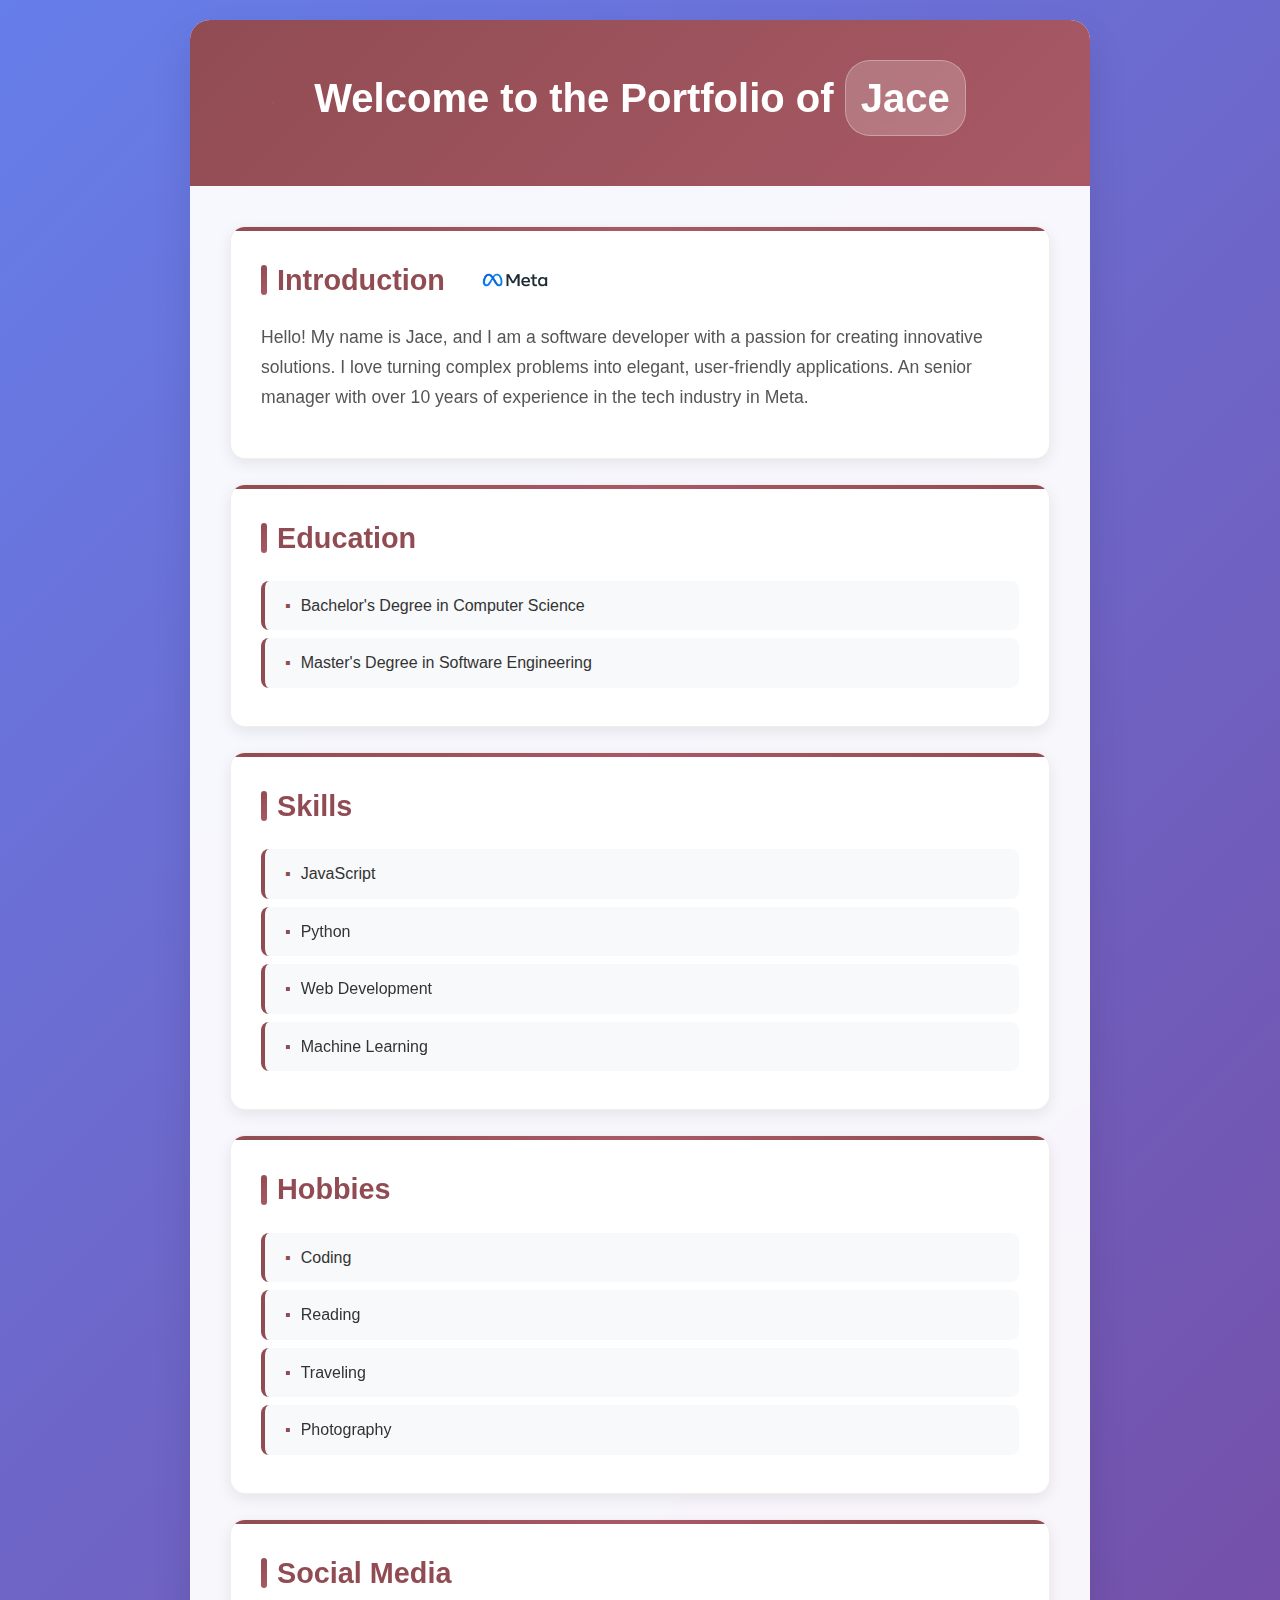
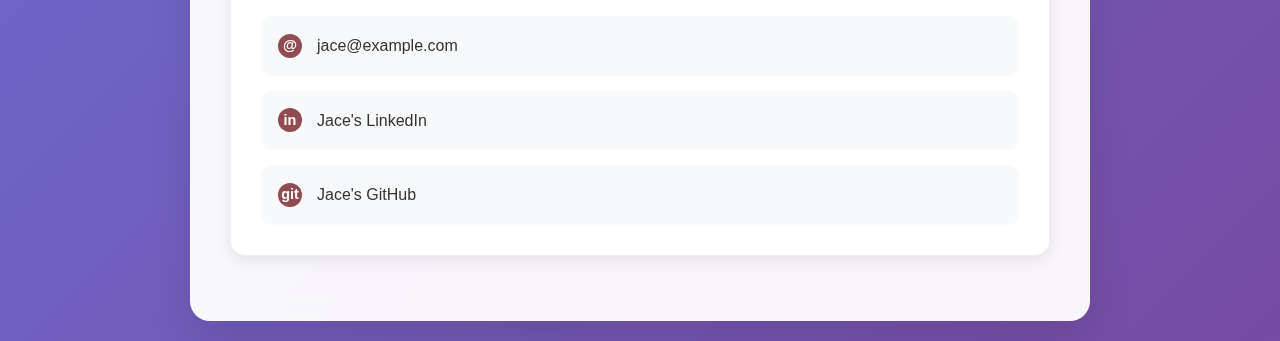
<file: index.html>
<!DOCTYPE html>
<html lang="en">
<head>
	<meta charset="UTF-8">
	<meta name="viewport" content="width=device-width, initial-scale=1.0">
	<title>Jace - Software Developer Portfolio</title>
	<link rel="stylesheet" href="styles.css">
</head>
<body>
	<div class="container">
		<header class="header">
			<h1 class="header-title">Welcome to the Portfolio of <span class="name-highlight">Jace</span></h1>
		</header>

		<main class="content">
			<section class="section">
				<h2>Introduction
					<img src="meta.avif" style="width: 90px; float: right; margin-left: 15px;;">
				</h2>
				<p>Hello! My name is Jace, and I am a software developer with a passion for creating innovative solutions. I love turning complex problems into elegant, user-friendly applications. An senior manager with over 10 years of experience in the tech industry in Meta.</p>
			</section>

			<section class="section">
				<h2>Education</h2>
				<ul>
					<li>Bachelor's Degree in Computer Science</li>
					<li>Master's Degree in Software Engineering</li>
				</ul>
			</section>

			<section class="section">
				<h2>Skills</h2>
				<ul>
					<li>JavaScript</li>
					<li>Python</li>
					<li>Web Development</li>
					<li>Machine Learning</li>
				</ul>
			</section>

			<section class="section">
				<h2>Hobbies</h2>
				<ul>
					<li>Coding</li>
					<li>Reading</li>
					<li>Traveling</li>
					<li>Photography</li>
				</ul>
			</section>

			<section class="section">
				<h2>Social Media</h2>
				<div class="social-links">
					<a href="mailto:jace@example.com" class="social-link">
						<div class="social-icon">@</div>
						<span>jace@example.com</span>
					</a>
					<a href="https://www.linkedin.com/in/jace" target="_blank" class="social-link">
						<div class="social-icon">in</div>
						<span>Jace's LinkedIn</span>
					</a>
					<a href="https://github.com/TrainingJace" target="_blank" class="social-link">
						<div class="social-icon">git</div>
						<span>Jace's GitHub</span>
					</a>
				</div>
			</section>
		</main>
	</div>
</body>
</html>
</file>
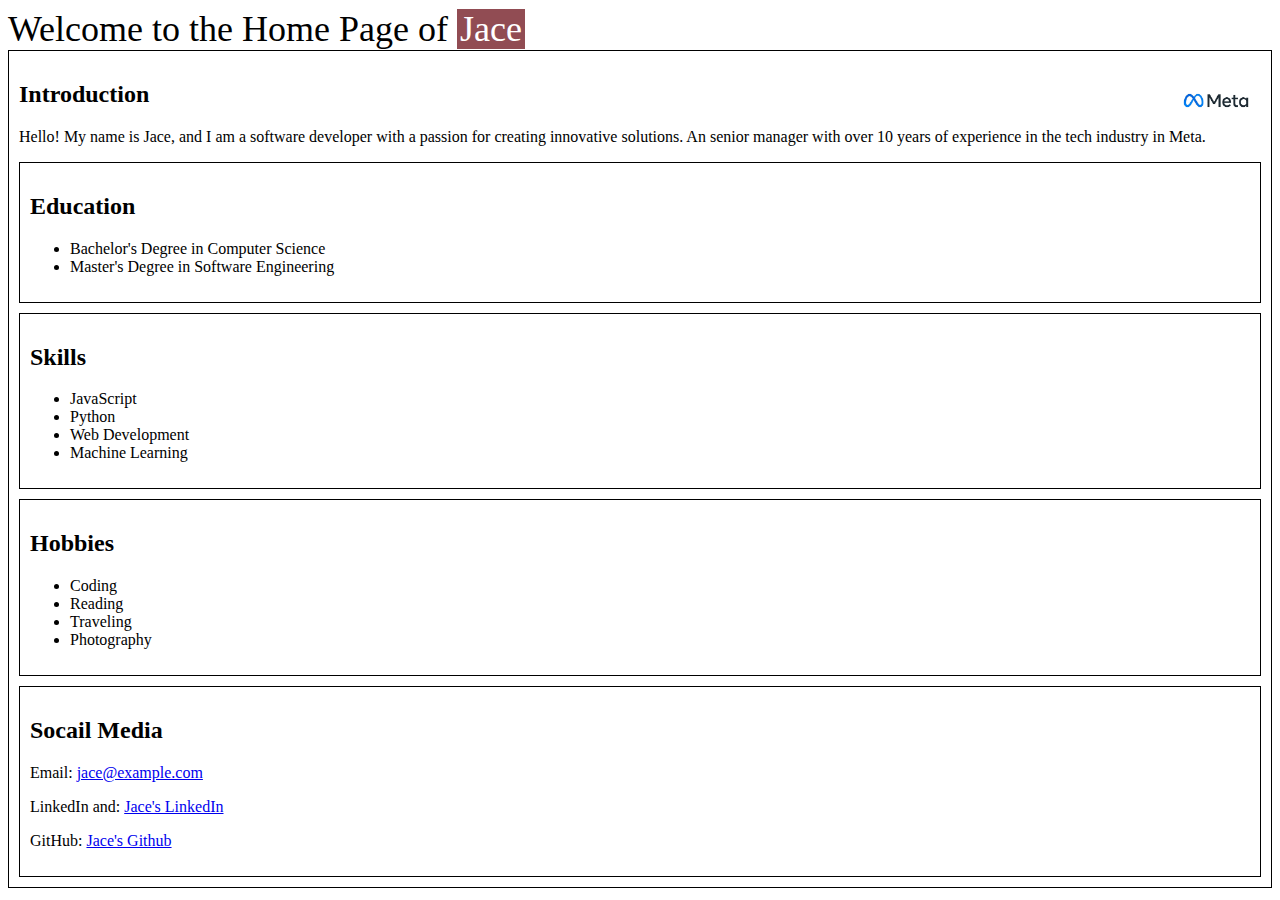
<file: origin.html>
<!DOCTYPE html>
<html lang="en">
<head>
	<meta charset="UTF-8">
	<meta name="viewport" content="width=device-width, initial-scale=1.0">
	<title>Jace - Software Developer Portfolio</title>
</head>
<body>

	<p1 style="font-size: 36px;">Welcome to the Home Page of <span style="background-color: #914c53; color: #ffffff; padding: 0 3px;"> Jace</span></p1>	

	<!-- create a div with black border, introducing my education -->
	<div style="border: 1px solid black; padding: 10px;">
		<h2>Introduction
            <img src = "meta.avif" style="width: 90px; 
            padding: 0px; 
            float: right;" >
            
        </h2>
		<p>Hello! My name is Jace, and I am a software developer with a passion for creating innovative solutions.
            An senior manager with over 10 years of experience in the tech industry in Meta.
            
        </p>
        
	<div style="border: 1px solid black; padding: 10px;">
		<h2>Education</h2>
		<ul>
			<li>Bachelor's Degree in Computer Science</li>
			<li>Master's Degree in Software Engineering</li>
		</ul>
	</div>

	<div style="border: 1px solid black; padding: 10px; margin-top: 10px;">
		<h2>Skills</h2>
		<ul>
			<li>JavaScript</li>
			<li>Python</li>
			<li>Web Development</li>
			<li>Machine Learning</li>
			</ul>
	</div>

	<div style="border: 1px solid black; padding: 10px; margin-top: 10px;">
		<h2>Hobbies</h2>
		<ul>
			<li>Coding</li>
			<li>Reading</li>
			<li>Traveling</li>
			<li>Photography</li>
		</ul>
	</div>

	<div style="border: 1px solid black; padding: 10px; margin-top: 10px;">
		<h2>Socail Media</h2>
		<p>Email: <a href="mailto:jace@example.com">jace@example.com</a></p>
		<p>LinkedIn and: <a href="https://www.linkedin.com/in/jace" target="_blank">Jace's LinkedIn</a></p>
		<p>GitHub: <a href="https://github.com/TrainingJace" target="_blank">	Jace's Github </a>
	</div>

</body>
</html>
</file>
<file: styles.css>
/* Modern CSS for Jace's Portfolio */

* {
    margin: 0;
    padding: 0;
    box-sizing: border-box;
}

body {
    font-family: 'Segoe UI', Tahoma, Geneva, Verdana, sans-serif;
    line-height: 1.6;
    color: #333;
    background: linear-gradient(135deg, #667eea 0%, #764ba2 100%);
    min-height: 100vh;
    padding: 20px;
}

.container {
    max-width: 900px;
    margin: 0 auto;
    background: rgba(255, 255, 255, 0.95);
    border-radius: 20px;
    box-shadow: 0 20px 40px rgba(0, 0, 0, 0.1);
    overflow: hidden;
    backdrop-filter: blur(10px);
}

.header {
    background: linear-gradient(135deg, #914c53, #a85965);
    color: white;
    text-align: center;
    padding: 40px 20px;
    position: relative;
}

.header::before {
    content: '';
    position: absolute;
    top: 0;
    left: 0;
    right: 0;
    bottom: 0;
    background: url('data:image/svg+xml,<svg xmlns="http://www.w3.org/2000/svg" viewBox="0 0 100 100"><defs><pattern id="grain" width="100" height="100" patternUnits="userSpaceOnUse"><circle cx="50" cy="50" r="1" fill="rgba(255,255,255,0.1)"/></pattern></defs><rect width="100" height="100" fill="url(%23grain)"/></svg>');
    opacity: 0.3;
}

.header-title {
    font-size: 2.5rem;
    font-weight: 700;
    margin-bottom: 10px;
    position: relative;
    z-index: 1;
}

.name-highlight {
    background: rgba(255, 255, 255, 0.2);
    padding: 5px 15px;
    border-radius: 25px;
    display: inline-block;
    backdrop-filter: blur(5px);
    border: 1px solid rgba(255, 255, 255, 0.3);
}

.content {
    padding: 40px;
}

.section {
    background: white;
    margin-bottom: 25px;
    border-radius: 15px;
    padding: 30px;
    box-shadow: 0 5px 15px rgba(0, 0, 0, 0.08);
    border: 1px solid rgba(145, 76, 83, 0.1);
    transition: transform 0.3s ease, box-shadow 0.3s ease;
    position: relative;
    overflow: hidden;
}

.section::before {
    content: '';
    position: absolute;
    top: 0;
    left: 0;
    right: 0;
    height: 4px;
    background: linear-gradient(90deg, #914c53, #a85965, #914c53);
    border-radius: 15px 15px 0 0;
}

.section:hover {
    transform: translateY(-5px);
    box-shadow: 0 10px 25px rgba(0, 0, 0, 0.15);
}

.section h2 {
    color: #914c53;
    font-size: 1.8rem;
    margin-bottom: 20px;
    font-weight: 600;
    display: flex;
    align-items: center;
    gap: 10px;
}

.section h2::before {
    content: '';
    width: 6px;
    height: 30px;
    background: linear-gradient(135deg, #914c53, #a85965);
    border-radius: 3px;
}

.section p {
    font-size: 1.1rem;
    color: #555;
    margin-bottom: 15px;
    line-height: 1.7;
}

.section ul {
    list-style: none;
    padding-left: 0;
}

.section li {
    background: #f8f9fa;
    margin: 8px 0;
    padding: 12px 20px;
    border-radius: 8px;
    border-left: 4px solid #914c53;
    font-size: 1rem;
    transition: all 0.3s ease;
    position: relative;
}

.section li:hover {
    background: #914c53;
    color: white;
    transform: translateX(10px);
}

.section li::before {
    content: '▪';
    color: #914c53;
    font-weight: bold;
    margin-right: 10px;
    transition: color 0.3s ease;
}

.section li:hover::before {
    color: white;
}

.social-links {
    display: flex;
    flex-direction: column;
    gap: 15px;
}

.social-link {
    display: flex;
    align-items: center;
    gap: 15px;
    padding: 15px;
    background: #f8f9fa;
    border-radius: 10px;
    text-decoration: none;
    color: #333;
    transition: all 0.3s ease;
    border: 2px solid transparent;
}

.social-link:hover {
    background: #914c53;
    color: white;
    transform: translateY(-2px);
    border-color: #914c53;
    box-shadow: 0 5px 15px rgba(145, 76, 83, 0.3);
}

.social-icon {
    width: 24px;
    height: 24px;
    background: #914c53;
    border-radius: 50%;
    display: flex;
    align-items: center;
    justify-content: center;
    color: white;
    font-weight: bold;
    font-size: 0.9rem;
    transition: background 0.3s ease;
}

.social-link:hover .social-icon {
    background: white;
    color: #914c53;
}

/* Responsive Design */
@media (max-width: 768px) {
    body {
        padding: 10px;
    }
    
    .content {
        padding: 20px;
    }
    
    .header-title {
        font-size: 2rem;
    }
    
    .section {
        padding: 20px;
    }
    
    .section h2 {
        font-size: 1.5rem;
    }
}

/* Animation for page load */
@keyframes fadeInUp {
    from {
        opacity: 0;
        transform: translateY(30px);
    }
    to {
        opacity: 1;
        transform: translateY(0);
    }
}

.section {
    animation: fadeInUp 0.6s ease forwards;
}

.section:nth-child(1) { animation-delay: 0.1s; }
.section:nth-child(2) { animation-delay: 0.2s; }
.section:nth-child(3) { animation-delay: 0.3s; }
.section:nth-child(4) { animation-delay: 0.4s; }
.section:nth-child(5) { animation-delay: 0.5s; }
</file>
